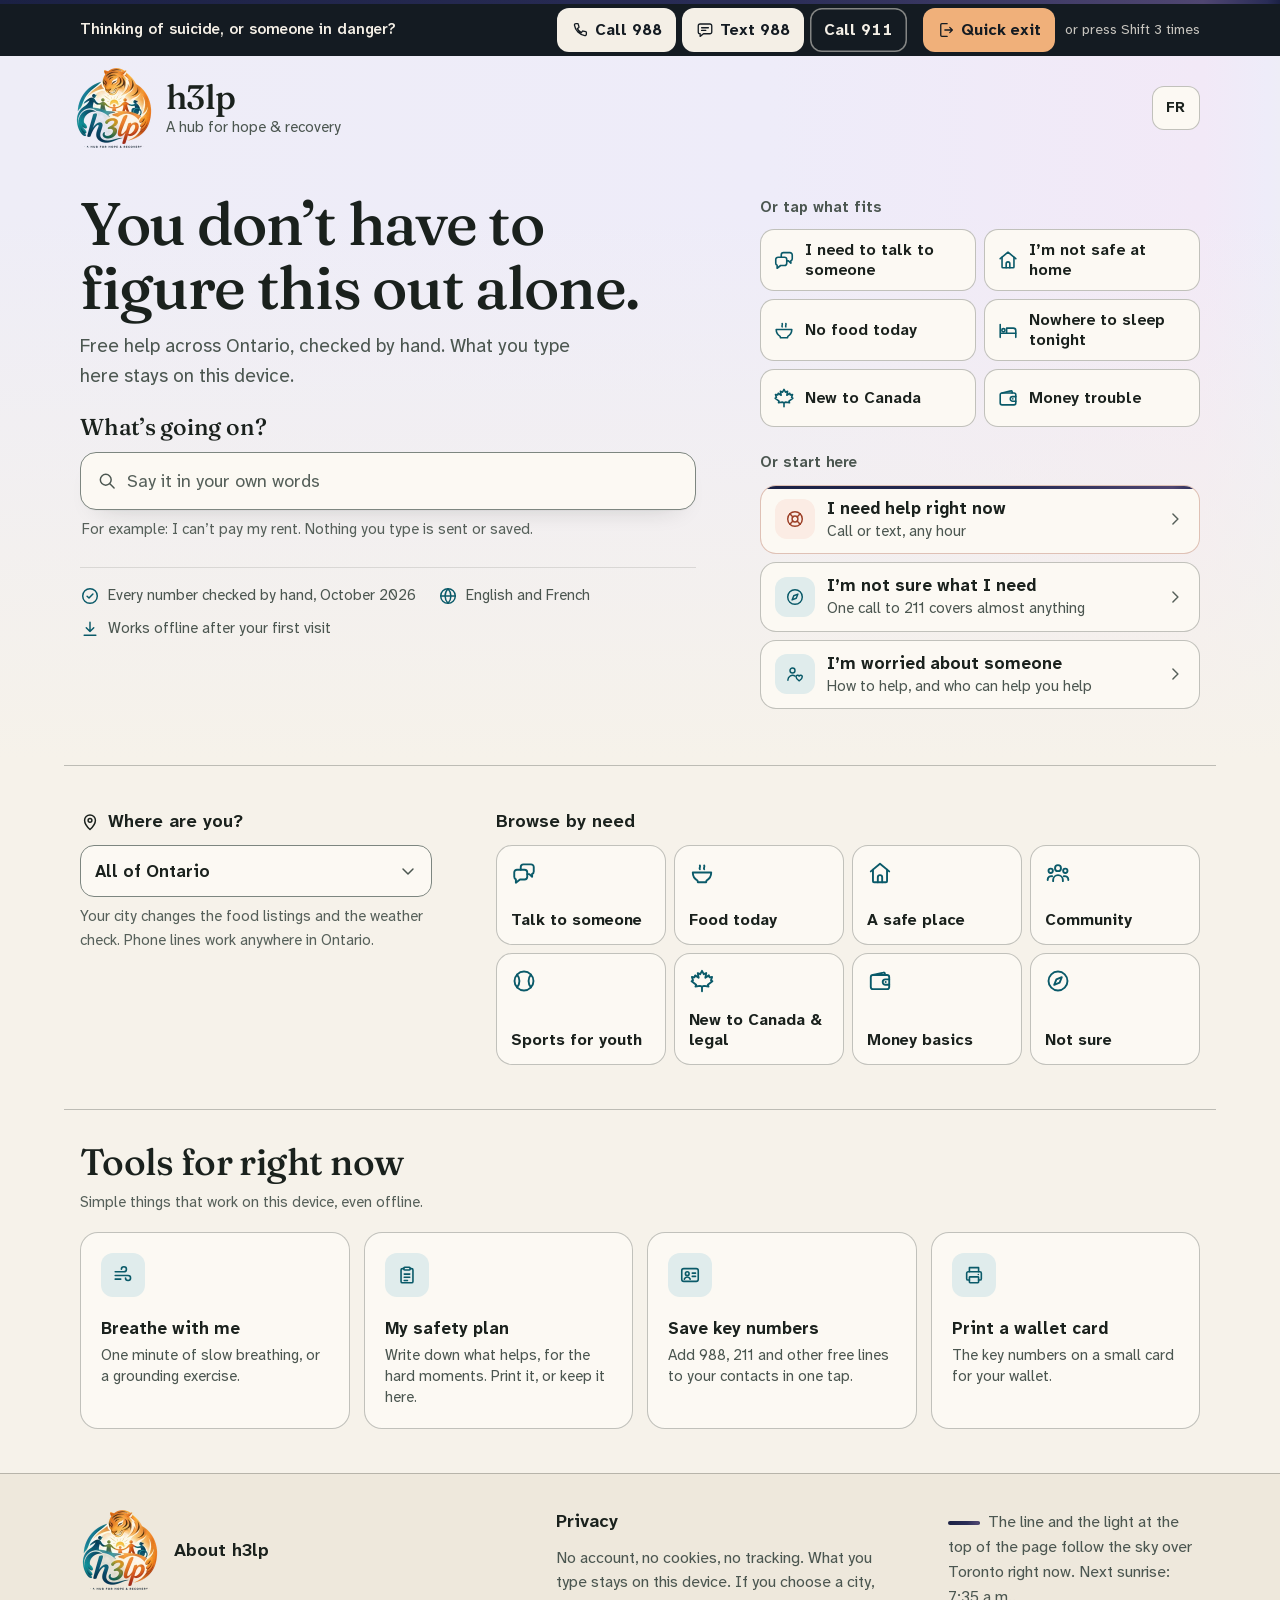
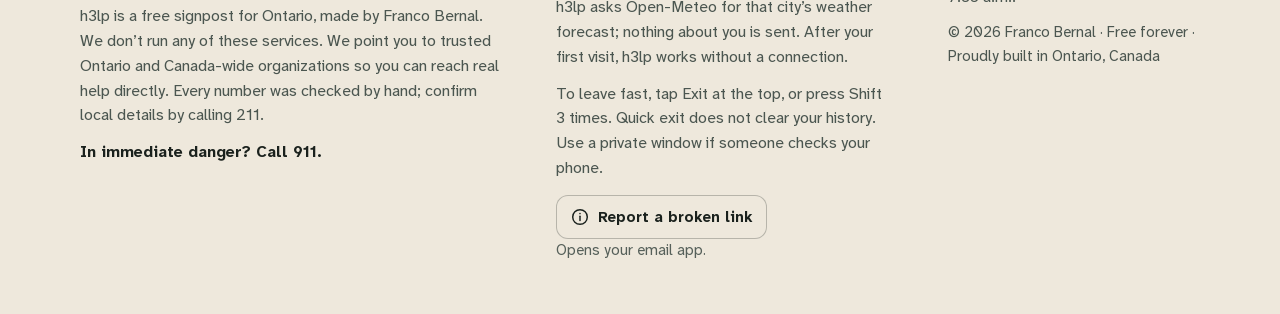
<file: index.html>
<!DOCTYPE html>
<html lang="en">
<head>
<meta charset="UTF-8" />
<meta name="viewport" content="width=device-width, initial-scale=1, viewport-fit=cover" />
<title>h3lp · free, verified help across Ontario</title>
<meta name="description" content="h3lp is a free, friendly hub that connects everyone in Ontario to real, verified help: someone to talk to, a meal today, a safe place, community, free youth sports, newcomer and legal support, and money basics. No sign-up. No tracking." />
<meta name="author" content="Franco Bernal" />
<meta name="color-scheme" content="light dark" />
<meta name="theme-color" content="#141b22" media="(prefers-color-scheme: light)" />
<meta name="theme-color" content="#0a0e13" media="(prefers-color-scheme: dark)" />
<link rel="canonical" href="https://h3lp.ca/" />
<link rel="manifest" href="manifest.webmanifest" />
<link rel="icon" href="assets/img/favicon-48-v1.png" type="image/png" sizes="48x48" />
<link rel="apple-touch-icon" href="assets/img/apple-touch-180-v1.png" />
<link rel="preload" href="assets/fonts/atkinson-next-v1.woff2" as="font" type="font/woff2" crossorigin />
<link rel="preload" href="assets/fonts/fraunces-500.woff2" as="font" type="font/woff2" crossorigin />
<meta property="og:title" content="h3lp · free help in Ontario" />
<meta property="og:description" content="One friendly place to find real, free help across Ontario, whoever you are." />
<meta property="og:type" content="website" />
<meta property="og:url" content="https://h3lp.ca/" />
<meta property="og:locale" content="en_CA" />
<meta property="og:locale:alternate" content="fr_CA" />
<meta property="og:image" content="https://h3lp.ca/assets/img/og-card-v3.jpg" />
<meta property="og:image:type" content="image/jpeg" />
<meta property="og:image:width" content="1200" />
<meta property="og:image:height" content="630" />
<meta property="og:image:alt" content="h3lp: You don’t have to figure this out alone. Free help across Ontario, checked by hand, beside the h3lp logo, a tiger watching over people holding hands under the sun." />
<meta name="twitter:card" content="summary_large_image" />
<meta name="twitter:image" content="https://h3lp.ca/assets/img/og-card-v3.jpg" />
<meta name="twitter:image:alt" content="h3lp: You don’t have to figure this out alone. Free help across Ontario, checked by hand, beside the h3lp logo, a tiger watching over people holding hands under the sun." />
<link rel="stylesheet" href="site.css" />
<noscript><link rel="stylesheet" href="nojs.css" /></noscript>
</head>
<body>
<!-- sprite:start -->
<svg xmlns="http://www.w3.org/2000/svg" class="sprite" aria-hidden="true" focusable="false">
<symbol id="i-talk" viewBox="0 0 24 24"><path d="M9 9V6.5A2.5 2.5 0 0 1 11.5 4h7A2.5 2.5 0 0 1 21 6.5v4a2.5 2.5 0 0 1-1.5 2.3V15.5l-2.6-2.5H15"/><path d="M5.5 9h7a2.5 2.5 0 0 1 2.5 2.5v4a2.5 2.5 0 0 1-2.5 2.5H8.3L4.5 21v-3.2A2.5 2.5 0 0 1 3 15.5v-4A2.5 2.5 0 0 1 5.5 9z"/></symbol>
<symbol id="i-food" viewBox="0 0 24 24"><path d="M3.5 11.5h17a8.5 8.5 0 0 1-4.3 7.4l-.4 1.6H8.2l-.4-1.6a8.5 8.5 0 0 1-4.3-7.4z"/><path d="M10 8.5c-.9-1.1.9-2.4 0-3.5M14 8.5c-.9-1.1.9-2.4 0-3.5"/></symbol>
<symbol id="i-safe" viewBox="0 0 24 24"><path d="M3.5 10.5 12 3.5l8.5 7"/><path d="M5.5 9v10.5a1 1 0 0 0 1 1h11a1 1 0 0 0 1-1V9"/><path d="M10 20.5V16a2 2 0 0 1 4 0v4.5"/></symbol>
<symbol id="i-community" viewBox="0 0 24 24"><circle cx="12" cy="7.5" r="2.75"/><path d="M7.5 19.5v-1a4.5 4.5 0 0 1 9 0v1"/><circle cx="5.25" cy="10" r="2"/><circle cx="18.75" cy="10" r="2"/><path d="M2.5 18.5v-.4a3.2 3.2 0 0 1 4.1-3.1M21.5 18.5v-.4a3.2 3.2 0 0 0-4.1-3.1"/></symbol>
<symbol id="i-sport" viewBox="0 0 24 24"><circle cx="12" cy="12" r="8.75"/><path d="M5.6 6.1c2.9 3.3 2.9 8.5 0 11.8M18.4 6.1c-2.9 3.3-2.9 8.5 0 11.8"/></symbol>
<symbol id="i-new" viewBox="0 0 24 24"><path d="M12 2.6l1.6 3.1 2.3-1-.8 4.3 3.2-2.2.6 1.8 2.4-.3-1 3.1 1.3.9-4.2 3.1.6 1.7-4.1-.6-1.9.7-1.9-.7-4.1.6.6-1.7-4.2-3.1 1.3-.9-1-3.1 2.4.3.6-1.8 3.2 2.2-.8-4.3 2.3 1z"/><path d="M12 17.3v4.2"/></symbol>
<symbol id="i-money" viewBox="0 0 24 24"><path d="M16.5 6.5V5.2a1 1 0 0 0-1.3-1L5.5 6.5"/><rect x="3.5" y="6.5" width="17" height="13" rx="2"/><path d="M20.5 10.5H17a2.5 2.5 0 0 0 0 5h3.5"/><circle cx="17.25" cy="13" r=".9" fill="currentColor" stroke="none"/></symbol>
<symbol id="i-compass" viewBox="0 0 24 24"><circle cx="12" cy="12" r="8.75"/><path d="m15.5 8.5-2 5-5 2 2-5z"/></symbol>
<symbol id="i-call" viewBox="0 0 24 24"><path d="M6.6 3.5h2.1c.5 0 .9.3 1 .8l.9 3.5c.1.4 0 .9-.4 1.1l-1.8 1.3a12.3 12.3 0 0 0 5.4 5.4l1.3-1.8c.3-.4.7-.5 1.1-.4l3.5.9c.5.1.8.5.8 1v2.1c0 1.2-1 2.1-2.1 2A16.4 16.4 0 0 1 4.6 5.6c-.1-1.2.8-2.1 2-2.1z"/></symbol>
<symbol id="i-text" viewBox="0 0 24 24"><path d="M5.5 4h13A2.5 2.5 0 0 1 21 6.5v8a2.5 2.5 0 0 1-2.5 2.5H10l-4.5 3.5V17A2.5 2.5 0 0 1 3 14.5v-8A2.5 2.5 0 0 1 5.5 4z"/><path d="M7.5 9h9M7.5 12.5h5.5"/></symbol>
<symbol id="i-chat" viewBox="0 0 24 24"><path d="M12 4c4.97 0 9 3.36 9 7.5S16.97 19 12 19c-1.1 0-2.15-.16-3.1-.46L4 20.5l1.4-3.9C3.9 15.2 3 13.4 3 11.5 3 7.36 7.03 4 12 4z"/><circle cx="8.25" cy="11.5" r=".95" fill="currentColor" stroke="none"/><circle cx="12" cy="11.5" r=".95" fill="currentColor" stroke="none"/><circle cx="15.75" cy="11.5" r=".95" fill="currentColor" stroke="none"/></symbol>
<symbol id="i-web" viewBox="0 0 24 24"><rect x="3" y="4.5" width="18" height="15" rx="2.25"/><path d="M3 9h18"/><circle cx="6.25" cy="6.75" r=".8" fill="currentColor" stroke="none"/><circle cx="8.75" cy="6.75" r=".8" fill="currentColor" stroke="none"/></symbol>
<symbol id="i-copy" viewBox="0 0 24 24"><path d="M15.5 8.5v-3A1.5 1.5 0 0 0 14 4H5.5A1.5 1.5 0 0 0 4 5.5V14a1.5 1.5 0 0 0 1.5 1.5h3"/><rect x="8.5" y="8.5" width="11.5" height="11.5" rx="1.75"/></symbol>
<symbol id="i-share" viewBox="0 0 24 24"><path d="M12 3.5v11M8 7.5l4-4 4 4"/><path d="M8.5 10.5H7A1.5 1.5 0 0 0 5.5 12v7A1.5 1.5 0 0 0 7 20.5h10a1.5 1.5 0 0 0 1.5-1.5v-7a1.5 1.5 0 0 0-1.5-1.5h-1.5"/></symbol>
<symbol id="i-pin" viewBox="0 0 24 24"><path d="M12 21s6.5-5.6 6.5-11a6.5 6.5 0 0 0-13 0c0 5.4 6.5 11 6.5 11z"/><circle cx="12" cy="10" r="2.3"/></symbol>
<symbol id="i-clock" viewBox="0 0 24 24"><circle cx="12" cy="12" r="8.75"/><path d="M12 7.5V12l3 2"/></symbol>
<symbol id="i-verified" viewBox="0 0 24 24"><circle cx="12" cy="12" r="8.75"/><path d="m8.5 12.2 2.3 2.3 4.7-4.8"/></symbol>
<symbol id="i-check" viewBox="0 0 24 24"><path d="m5 12.5 4.5 4.5L19 7.5"/></symbol>
<symbol id="i-exit" viewBox="0 0 24 24"><path d="M13.5 20.5h-7A1.5 1.5 0 0 1 5 19V5a1.5 1.5 0 0 1 1.5-1.5h7"/><path d="M10.5 12h10M17 8.5l3.5 3.5-3.5 3.5"/></symbol>
<symbol id="i-breathe" viewBox="0 0 24 24"><path d="M3.5 8.5h9.5a2.75 2.75 0 1 0-2.75-2.75"/><path d="M3.5 12.5h14a2.75 2.75 0 1 1-2.75 2.75"/><path d="M3.5 16.5h6"/></symbol>
<symbol id="i-plan" viewBox="0 0 24 24"><path d="M8.5 5H7a1.5 1.5 0 0 0-1.5 1.5V19A1.5 1.5 0 0 0 7 20.5h10a1.5 1.5 0 0 0 1.5-1.5V6.5A1.5 1.5 0 0 0 17 5h-1.5"/><rect x="8.5" y="3.5" width="7" height="3" rx="1"/><path d="M9 11h6M9 14.5h6M9 18h3.5"/></symbol>
<symbol id="i-contacts" viewBox="0 0 24 24"><rect x="3" y="5" width="18" height="14" rx="2.25"/><circle cx="9" cy="10.5" r="2"/><path d="M5.8 16.5a3.4 3.4 0 0 1 6.4 0M14.5 10h3.5M14.5 13.5h3.5"/></symbol>
<symbol id="i-print" viewBox="0 0 24 24"><path d="M7 8.5V4h10v4.5"/><path d="M7 17.5H5.5A1.5 1.5 0 0 1 4 16v-6a1.5 1.5 0 0 1 1.5-1.5h13A1.5 1.5 0 0 1 20 10v6a1.5 1.5 0 0 1-1.5 1.5H17"/><rect x="7" y="14" width="10" height="6.5" rx=".75"/><circle cx="16.75" cy="11.5" r=".85" fill="currentColor" stroke="none"/></symbol>
<symbol id="i-globe" viewBox="0 0 24 24"><circle cx="12" cy="12" r="8.75"/><path d="M3.5 12h17"/><path d="M12 3.3c2.3 2.4 3.5 5.3 3.5 8.7s-1.2 6.3-3.5 8.7c-2.3-2.4-3.5-5.3-3.5-8.7S9.7 5.7 12 3.3z"/></symbol>
<symbol id="i-search" viewBox="0 0 24 24"><circle cx="10.5" cy="10.5" r="6.5"/><path d="m15.4 15.4 5.1 5.1"/></symbol>
<symbol id="i-close" viewBox="0 0 24 24"><path d="M6.5 6.5l11 11M17.5 6.5l-11 11"/></symbol>
<symbol id="i-chevron" viewBox="0 0 24 24"><path d="m9.5 6 6 6-6 6"/></symbol>
<symbol id="i-arrow" viewBox="0 0 24 24"><path d="M4.5 12h15M14 6.5l5.5 5.5-5.5 5.5"/></symbol>
<symbol id="i-horizon" viewBox="0 0 24 24"><path d="M2.5 17.5h19M7.5 20.5h9"/><path d="M7 17.5a5 5 0 0 1 10 0"/><path d="M12 5v2.2M6.3 8.3l1.5 1.5M17.7 8.3l-1.5 1.5"/></symbol>
<symbol id="i-sun" viewBox="0 0 24 24"><circle cx="12" cy="12" r="4"/><path d="M12 2.75v2M12 19.25v2M2.75 12h2M19.25 12h2M5.45 5.45l1.4 1.4M17.15 17.15l1.4 1.4M5.45 18.55l1.4-1.4M17.15 6.85l1.4-1.4"/></symbol>
<symbol id="i-snow" viewBox="0 0 24 24"><path d="M12 3v18M4.2 7.5l15.6 9M4.2 16.5l15.6-9"/><path d="M9.6 4.6 12 7l2.4-2.4M9.6 19.4 12 17l2.4 2.4"/></symbol>
<symbol id="i-bed" viewBox="0 0 24 24"><path d="M3.5 6v14M3.5 15.5h17V20"/><path d="M20.5 15.5v-2.75A2.75 2.75 0 0 0 17.75 10H10.5v5.5"/><circle cx="7" cy="12.25" r="1.75"/></symbol>
<symbol id="i-lifebuoy" viewBox="0 0 24 24"><circle cx="12" cy="12" r="8.75"/><circle cx="12" cy="12" r="3.5"/><path d="m5.8 5.8 3.7 3.7M14.5 14.5l3.7 3.7M18.2 5.8l-3.7 3.7M9.5 14.5l-3.7 3.7"/></symbol>
<symbol id="i-someone" viewBox="0 0 24 24"><circle cx="9" cy="7.75" r="3"/><path d="M3.5 19.5v-.5a5.5 5.5 0 0 1 8.6-4.5"/><path d="M17 20.25s-3.75-2.3-3.75-4.85a2 2 0 0 1 3.75-.95 2 2 0 0 1 3.75.95c0 2.55-3.75 4.85-3.75 4.85z"/></symbol>
<symbol id="i-play" viewBox="0 0 24 24"><path d="M8 5.5v13l10.5-6.5z"/></symbol>
<symbol id="i-pause" viewBox="0 0 24 24"><path d="M9 5.5v13M15 5.5v13"/></symbol>
<symbol id="i-download" viewBox="0 0 24 24"><path d="M12 4v11M7.5 10.5 12 15l4.5-4.5M5 19.5h14"/></symbol>
<symbol id="i-trash" viewBox="0 0 24 24"><path d="M4.5 6.5h15M9.5 6.5v-2h5v2M6.5 6.5l.8 12.6a1.5 1.5 0 0 0 1.5 1.4h6.4a1.5 1.5 0 0 0 1.5-1.4l.8-12.6M10 10.5v6M14 10.5v6"/></symbol>
<symbol id="i-info" viewBox="0 0 24 24"><circle cx="12" cy="12" r="8.75"/><path d="M12 11v5.25"/><circle cx="12" cy="7.9" r=".95" fill="currentColor" stroke="none"/></symbol>
<symbol id="i-image" viewBox="0 0 24 24"><rect x="3.5" y="4.5" width="17" height="15" rx="2.25"/><circle cx="9" cy="9.5" r="1.6"/><path d="m20.5 15.5-4.5-4.5-8.5 8.5"/></symbol>
</svg>
<!-- sprite:end -->
<a class="skip" href="#help" data-t="skip">Skip to help</a>

<!-- The sky over Toronto right now, as a faint wash of light behind the top of the page (set by site.js from sky.js). -->
<div class="sky-wash" aria-hidden="true"></div>

<!-- Emergency strip: always on screen. The line on top is the sky over Toronto right now. -->
<div class="strip" id="strip" role="region" aria-label="Emergency lines" data-ta="aria-label:stripLabel">
  <div class="horizon" aria-hidden="true"></div>
  <div class="strip-row">
    <p class="strip-note" data-t="stripNote">Thinking of suicide, or someone in danger?</p>
    <a class="sbtn sbtn-solid" href="tel:988" aria-label="Call 988, the suicide crisis helpline" data-ta="aria-label:call988Aria"><svg class="i" aria-hidden="true"><use href="#i-call"/></svg><span class="lg" data-t="call988">Call 988</span><span class="sm" data-t="call988Short">988</span></a>
    <a class="sbtn sbtn-solid" href="sms:988" aria-label="Text 988, the suicide crisis helpline" data-ta="aria-label:text988Aria"><svg class="i" aria-hidden="true"><use href="#i-text"/></svg><span class="lg" data-t="text988">Text 988</span><span class="sm" data-t="text988Short">Text</span></a>
    <a class="sbtn sbtn-line" href="tel:911" aria-label="Call 911, emergency" data-ta="aria-label:call911Aria"><span class="lg" data-t="call911">Call 911</span><span class="sm" data-t="call911Short">911</span></a>
    <a class="sbtn sbtn-exit" id="exit" href="https://www.theweathernetwork.com/ca" rel="nofollow noreferrer" aria-label="Quick exit: leave this site now and open the weather" data-ta="aria-label:exitAria">
      <svg class="i" aria-hidden="true"><use href="#i-exit"/></svg><span class="lg" data-t="exit">Quick exit</span><span class="sm" data-t="exitShort">Exit</span>
      <span class="dots" aria-hidden="true"><i></i><i></i><i></i></span>
    </a>
    <span class="shift-hint" data-t="shiftHint">or press Shift 3 times</span>
  </div>
  <p class="sr" id="shiftLive" aria-live="assertive"></p>
</div>

<header class="top wrap">
  <a class="brand" href="./" id="brand" aria-label="h3lp, back to the top" data-ta="aria-label:brandAria">
    <img class="brand-logo" src="assets/img/h3lp-logo-160-v1.webp" srcset="assets/img/h3lp-logo-160-v1.webp 160w, assets/img/h3lp-logo-320-v1.webp 320w" sizes="(min-width: 1040px) 80px, 56px" width="160" height="160" alt="" decoding="async" fetchpriority="high" />
    <span class="brand-text">
      <span class="wordmark">h3lp</span>
      <span class="brand-sub" data-t="brandSub">A hub for hope &amp; recovery</span>
    </span>
  </a>
  <button class="lang" id="lang" type="button" lang="fr" aria-label="Passer au français">FR</button>
</header>

<main id="main">
  <section class="hero wrap" aria-labelledby="h1">
    <div class="hero-main">
      <h1 id="h1" data-t="h1">You don’t have to figure this out alone.</h1>
      <p class="lede" data-t="lede">Free help across Ontario, checked by hand. What you type here stays on this device.</p>
      <p class="sos"><span data-t="sos.a">Thinking of suicide? Call or text</span> <b>988</b><span data-t="sos.b">, free, any hour. Someone in danger right now? Call</span> <b>911</b><span data-t="sos.c">.</span></p>

      <div class="search js-only" id="help" role="search">
        <label class="search-label" for="q" data-t="searchLabel">What’s going on?</label>
        <div class="field">
          <svg class="i" aria-hidden="true"><use href="#i-search"/></svg>
          <input id="q" type="search" autocomplete="off" autocapitalize="sentences" spellcheck="false" enterkeyhint="search" placeholder="Say it in your own words" data-ta="placeholder:searchPlaceholder" aria-describedby="qhelp" />
          <button class="clear" id="qclear" type="button" hidden aria-label="Clear" data-ta="aria-label:searchClear"><svg class="i" aria-hidden="true"><use href="#i-close"/></svg></button>
        </div>
        <p class="search-help" id="qhelp" data-t="searchHelp">For example: I can’t pay my rent. Nothing you type is sent or saved.</p>
        <p class="sr" id="qlive" aria-live="polite"></p>
      </div>
      <div class="answer" id="answer" hidden></div>
      <ul class="facts">
        <li><svg class="i" aria-hidden="true"><use href="#i-verified"/></svg><span data-t="facts.checked">Every number checked by hand, October 2026</span></li>
        <li><svg class="i" aria-hidden="true"><use href="#i-globe"/></svg><span data-t="facts.lang">English and French</span></li>
        <li><svg class="i" aria-hidden="true"><use href="#i-download"/></svg><span data-t="facts.offline">Works offline after your first visit</span></li>
      </ul>
    </div>

    <div class="hero-side js-only">
      <p class="label" data-t="chipsLabel">Or tap what fits</p>
      <div class="chips" id="chips"><!-- chips:start --><button class="chip" type="button" data-sit="talk" aria-pressed="false"><svg class="i" aria-hidden="true"><use href="#i-talk"/></svg><span>I need to talk to someone</span></button><button class="chip" type="button" data-sit="unsafe" aria-pressed="false"><svg class="i" aria-hidden="true"><use href="#i-safe"/></svg><span>I’m not safe at home</span></button><button class="chip" type="button" data-sit="food" aria-pressed="false"><svg class="i" aria-hidden="true"><use href="#i-food"/></svg><span>No food today</span></button><button class="chip" type="button" data-sit="sleep" aria-pressed="false"><svg class="i" aria-hidden="true"><use href="#i-bed"/></svg><span>Nowhere to sleep tonight</span></button><button class="chip" type="button" data-sit="new" aria-pressed="false"><svg class="i" aria-hidden="true"><use href="#i-new"/></svg><span>New to Canada</span></button><button class="chip" type="button" data-sit="money" aria-pressed="false"><svg class="i" aria-hidden="true"><use href="#i-money"/></svg><span>Money trouble</span></button><!-- chips:end --></div>
      <p class="label" data-t="pathsLabel">Or start here</p>
      <div class="paths" id="paths"><!-- paths:start --><button class="path hot" type="button" data-path="now" aria-pressed="false"><span class="path-ic"><svg class="i" aria-hidden="true"><use href="#i-lifebuoy"/></svg></span><span><span class="path-t">I need help right now</span><span class="path-s">Call or text, any hour</span></span><svg class="i" aria-hidden="true"><use href="#i-chevron"/></svg></button><button class="path" type="button" data-path="unsure" aria-pressed="false"><span class="path-ic"><svg class="i" aria-hidden="true"><use href="#i-compass"/></svg></span><span><span class="path-t">I’m not sure what I need</span><span class="path-s">One call to 211 covers almost anything</span></span><svg class="i" aria-hidden="true"><use href="#i-chevron"/></svg></button><button class="path" type="button" data-path="someone" aria-pressed="false"><span class="path-ic"><svg class="i" aria-hidden="true"><use href="#i-someone"/></svg></span><span><span class="path-t">I’m worried about someone</span><span class="path-s">How to help, and who can help you help</span></span><svg class="i" aria-hidden="true"><use href="#i-chevron"/></svg></button><!-- paths:end --></div>
    </div>
  </section>

  <section class="panel wrap" id="panel" hidden tabindex="-1"></section>

  <section class="where wrap js-only" aria-labelledby="whereq">
    <div class="where-city">
      <h2 class="h-sm" id="whereq"><svg class="i" aria-hidden="true"><use href="#i-pin"/></svg><span data-t="whereq">Where are you?</span></h2>
      <div class="select"><select id="city" aria-label="Choose your Ontario city" data-ta="aria-label:cityAria"><!-- city:start --><option value="" selected>All of Ontario</option><option value="toronto">Toronto</option><option value="ottawa">Ottawa</option><option value="mississauga">Mississauga</option><option value="brampton">Brampton</option><option value="hamilton">Hamilton</option><option value="london">London</option><option value="markham">Markham</option><option value="vaughan">Vaughan</option><option value="richmond-hill">Richmond Hill</option><option value="scarborough">Scarborough</option><option value="oshawa">Oshawa</option><option value="kitchener">Kitchener</option><option value="waterloo">Waterloo</option><option value="cambridge">Cambridge</option><option value="windsor">Windsor</option><option value="kingston">Kingston</option><option value="greater-sudbury">Greater Sudbury</option><option value="thunder-bay">Thunder Bay</option><option value="barrie">Barrie</option><option value="guelph">Guelph</option><option value="st-catharines">St. Catharines</option><option value="niagara-falls">Niagara Falls</option><option value="oakville">Oakville</option><option value="burlington">Burlington</option><option value="north-bay">North Bay</option><option value="sault-ste-marie">Sault Ste. Marie</option><option value="peterborough">Peterborough</option><!-- city:end --></select><svg class="i" aria-hidden="true"><use href="#i-chevron"/></svg></div>
      <p class="note" data-t="cityNote">Your city changes the food listings and the weather check. Phone lines work anywhere in Ontario.</p>
      <div class="weather-slot" data-weather="main"></div>
    </div>
    <div class="where-browse">
      <h2 class="h-sm" id="browse" data-t="browseTitle">Browse by need</h2>
      <div class="tiles" id="tiles"><!-- tiles:start --><button class="tile" type="button" data-tab="talk" aria-pressed="false"><svg class="i" aria-hidden="true"><use href="#i-talk"/></svg><span>Talk to someone</span></button><button class="tile" type="button" data-tab="food" aria-pressed="false"><svg class="i" aria-hidden="true"><use href="#i-food"/></svg><span>Food today</span></button><button class="tile" type="button" data-tab="safe" aria-pressed="false"><svg class="i" aria-hidden="true"><use href="#i-safe"/></svg><span>A safe place</span></button><button class="tile" type="button" data-tab="comm" aria-pressed="false"><svg class="i" aria-hidden="true"><use href="#i-community"/></svg><span>Community</span></button><button class="tile" type="button" data-tab="play" aria-pressed="false"><svg class="i" aria-hidden="true"><use href="#i-sport"/></svg><span>Sports for youth</span></button><button class="tile" type="button" data-tab="new" aria-pressed="false"><svg class="i" aria-hidden="true"><use href="#i-new"/></svg><span>New to Canada &amp; legal</span></button><button class="tile" type="button" data-tab="money" aria-pressed="false"><svg class="i" aria-hidden="true"><use href="#i-money"/></svg><span>Money basics</span></button><button class="tile" type="button" data-tab="all" aria-pressed="false"><svg class="i" aria-hidden="true"><use href="#i-compass"/></svg><span>Not sure</span></button><!-- tiles:end --></div>
    </div>
  </section>

  <section class="tools wrap js-only" aria-labelledby="toolsTitle">
    <div class="tools-head">
      <h2 id="toolsTitle" data-t="toolsTitle">Tools for right now</h2>
      <p class="note" data-t="toolsLead">Simple things that work on this device, even offline.</p>
    </div>
    <div class="tool-grid">
      <button class="tool" type="button" data-open="breathe"><span class="tool-ic"><svg class="i" aria-hidden="true"><use href="#i-breathe"/></svg></span><span class="tool-t" data-t="tools.breathe.title">Breathe with me</span><span class="tool-s" data-t="tools.breathe.sub">One minute of slow breathing, or a grounding exercise.</span></button>
      <button class="tool" type="button" data-open="plan"><span class="tool-ic"><svg class="i" aria-hidden="true"><use href="#i-plan"/></svg></span><span class="tool-t" data-t="tools.plan.title">My safety plan</span><span class="tool-s" data-t="tools.plan.sub">Write down what helps, for the hard moments. Print it, or keep it here.</span></button>
      <button class="tool" type="button" data-open="numbers"><span class="tool-ic"><svg class="i" aria-hidden="true"><use href="#i-contacts"/></svg></span><span class="tool-t" data-t="tools.numbers.title">Save key numbers</span><span class="tool-s" data-t="tools.numbers.sub">Add 988, 211 and other free lines to your contacts in one tap.</span></button>
      <button class="tool" type="button" id="printCard"><span class="tool-ic"><svg class="i" aria-hidden="true"><use href="#i-print"/></svg></span><span class="tool-t" data-t="tools.wallet.title">Print a wallet card</span><span class="tool-s" data-t="tools.wallet.sub">The key numbers on a small card for your wallet.</span></button>
    </div>
  </section>

  <noscript>
    <section class="ns wrap">
      <h2>Free lines, any time · Lignes gratuites, en tout temps</h2>
      <p>Search and tools need JavaScript, which is off. These free lines work any time:<br /><span lang="fr">La recherche et les outils ont besoin de JavaScript, qui est désactivé. Ces lignes gratuites fonctionnent en tout temps :</span></p>
      <ul>
        <li><a href="tel:988"><b>988</b></a> Suicide crisis helpline, call or text, 24/7 · <span lang="fr">Ligne d'aide en cas de crise de suicide, appel ou texto, 24/7</span></li>
        <li><a href="tel:911"><b>911</b></a> Someone is in danger right now · <span lang="fr">Quelqu'un est en danger en ce moment</span></li>
        <li><a href="tel:211"><b>211</b></a> Any help: food, shelter, money, 24/7 · <span lang="fr">Toute aide : nourriture, refuge, argent, 24/7</span></li>
        <li><a href="tel:811"><b>811</b></a> Health811, a registered nurse, 24/7 · <span lang="fr">Santé811, une infirmière autorisée, 24/7</span></li>
        <li><a href="tel:18006686868"><b>1-800-668-6868</b></a> Kids Help Phone, or text CONNECT to 686868 · <span lang="fr">Jeunesse, J'écoute, ou textez PARLER au 686868</span></li>
        <li><a href="tel:18665312600"><b>1-866-531-2600</b></a> ConnexOntario: addiction and mental health, 24/7 · <span lang="fr">dépendances et santé mentale, 24/7</span></li>
        <li><a href="tel:18668630511"><b>1-866-863-0511</b></a> Assaulted Women's Helpline, 24/7</li>
      </ul>
      <p>Full list of local services: <a href="https://211ontario.ca">211ontario.ca</a> · <span lang="fr">Liste complète des services locaux : <a href="https://211ontario.ca/recherche/">211ontario.ca/recherche</a></span></p>
    </section>
  </noscript>
</main>

<footer class="foot">
  <div class="wrap foot-grid">
    <div class="foot-about">
      <div class="lockup">
        <img src="assets/img/h3lp-logo-160-v1.webp" srcset="assets/img/h3lp-logo-160-v1.webp 1x, assets/img/h3lp-logo-320-v1.webp 2x" width="80" height="80" alt="h3lp logo" loading="lazy" decoding="async" />
        <div>
          <h2 class="h-sm" data-t="aboutTitle">About h3lp</h2>
        </div>
      </div>
      <p data-t="about">h3lp is a free signpost for Ontario, made by Franco Bernal. We don’t run any of these services. We point you to trusted Ontario and Canada-wide organizations so you can reach real help directly. Every number was checked by hand; confirm local details by calling 211.</p>
      <p class="danger" data-t="danger">In immediate danger? Call 911.</p>
    </div>
    <div class="foot-privacy">
      <h2 class="h-sm" data-t="privacyTitle">Privacy</h2>
      <p data-t="privacy">No account, no cookies, no tracking. What you type stays on this device. If you choose a city, h3lp asks Open-Meteo for that city’s weather forecast; nothing about you is sent. After your first visit, h3lp works without a connection.</p>
      <p><span data-t="exitHelp">To leave fast, tap Exit at the top, or press Shift 3 times.</span> <span data-t="exitPrivacy">Quick exit does not clear your history. Use a private window if someone checks your phone.</span></p>
      <button class="btn btn-quiet js-only" type="button" id="report"><svg class="i" aria-hidden="true"><use href="#i-info"/></svg><span data-t="report">Report a broken link</span></button>
      <p class="note js-only" data-t="reportSub">Opens your email app.</p>
    </div>
    <div class="foot-sky">
      <p class="sky-line"><span class="sky-chip" aria-hidden="true"></span><span data-t="sky">The line and the light at the top of the page follow the sky over Toronto right now.</span> <span id="sunrise"></span></p>
      <p class="cred" data-t="cred">© 2026 Franco Bernal · Free forever · Proudly built in Ontario, Canada</p>
    </div>
  </div>
</footer>

<!-- Tools: calm full-screen sheets under the emergency strip -->
<div class="sheet" id="sheet-breathe" role="dialog" aria-modal="true" aria-labelledby="t-breathe" hidden>
  <div class="sheet-inner">
    <div class="sheet-head"><h2 id="t-breathe" data-t="tools.breathe.title">Breathe with me</h2><button class="x" type="button" data-close aria-label="Close" data-ta="aria-label:close"><svg class="i" aria-hidden="true"><use href="#i-close"/></svg></button></div>
    <p class="sheet-note" data-t="breathe.label">While you wait, or before you call. This does not replace talking to someone.</p>
    <div class="seg" role="radiogroup" aria-labelledby="t-breathe">
      <button type="button" role="radio" aria-checked="true" data-mode="breath" data-t="breathe.modeBreath">Slow breathing</button>
      <button type="button" role="radio" aria-checked="false" data-mode="ground" data-t="breathe.modeGround">5-4-3-2-1 grounding</button>
    </div>
    <div class="breath" id="breath">
      <div class="scene" aria-hidden="true"><div class="scene-sky"></div><div class="scene-sun" id="bsun"></div><div class="scene-line"></div></div>
      <p class="bcount" id="bcount" aria-live="polite" data-t="breathe.ready">Sit or stand however is comfortable. Breathe in for 4, out for 6.</p>
      <div class="bprog" aria-hidden="true"><i id="bbar"></i></div>
      <p class="note bleft" id="bleft"></p>
      <div class="row"><button class="btn btn-primary" type="button" id="bgo"><svg class="i" aria-hidden="true"><use href="#i-play"/></svg><span id="bgoT" data-t="breathe.start">Start, one minute</span></button></div>
      <p class="caution" data-t="breathe.caution">Breathe gently, do not force it. Stop if you feel dizzy.</p>
    </div>
    <div class="ground" id="ground" hidden>
      <p data-t="breathe.groundIntro">Keep your eyes open. Look around and name, out loud or in your head:</p>
      <ol class="gsteps" id="gsteps"></ol>
      <div class="row"><button class="btn btn-quiet" type="button" id="gback" data-t="breathe.back">Back</button><button class="btn btn-primary" type="button" id="gnext" data-t="breathe.next">Next</button></div>
    </div>
    <div class="after" id="bafter" hidden>
      <p class="after-t" id="bdone"></p>
      <div class="row">
        <a class="btn btn-primary" href="tel:988"><svg class="i" aria-hidden="true"><use href="#i-call"/></svg><span data-t="call988">Call 988</span></a>
        <a class="btn btn-primary" href="sms:988"><svg class="i" aria-hidden="true"><use href="#i-text"/></svg><span data-t="text988">Text 988</span></a>
        <button class="btn btn-quiet" type="button" id="bagain" data-t="breathe.again">Again</button>
      </div>
    </div>
  </div>
</div>

<div class="sheet" id="sheet-plan" role="dialog" aria-modal="true" aria-labelledby="t-plan" hidden>
  <div class="sheet-inner">
    <div class="sheet-head"><h2 id="t-plan" data-t="tools.plan.title">My safety plan</h2><button class="x" type="button" data-close aria-label="Close" data-ta="aria-label:close"><svg class="i" aria-hidden="true"><use href="#i-close"/></svg></button></div>
    <p class="sheet-note" data-t="plan.intro">A plan for hard moments, written while you feel steadier.</p>
    <fieldset class="mode">
      <legend data-t="plan.modeTitle">Keep it private</legend>
      <label class="radio"><input type="radio" name="pmode" value="print" checked /><span data-t="plan.modePrint">Don’t save, just print</span></label>
      <label class="radio"><input type="radio" name="pmode" value="save" /><span data-t="plan.modeSave">Save on this device</span></label>
      <p class="warn" id="pwarn" hidden data-t="plan.saveWarn"></p>
      <p class="note" id="pstatus" aria-live="polite"></p>
    </fieldset>
    <form class="plan" id="plan" autocomplete="off"></form>
    <div class="row plan-out">
      <button class="btn btn-primary" type="button" id="pprint"><svg class="i" aria-hidden="true"><use href="#i-print"/></svg><span data-t="plan.printFull">Print full page</span></button>
      <button class="btn btn-quiet" type="button" id="pwallet"><svg class="i" aria-hidden="true"><use href="#i-print"/></svg><span data-t="plan.printWallet">Print wallet size</span></button>
      <button class="btn btn-quiet" type="button" id="pimage"><svg class="i" aria-hidden="true"><use href="#i-image"/></svg><span data-t="plan.saveImage">Save as image</span></button>
      <button class="btn btn-quiet btn-danger" type="button" id="pdelete"><svg class="i" aria-hidden="true"><use href="#i-trash"/></svg><span data-t="plan.del">Delete my plan</span></button>
    </div>
    <p class="note" data-t="plan.credit">Based on the Safety Planning Intervention by Stanley and Brown.</p>
    <p class="note" data-t="plan.notReplace">This plan does not replace professional help. In danger right now? Call 911.</p>
  </div>
</div>

<div class="sheet" id="sheet-numbers" role="dialog" aria-modal="true" aria-labelledby="t-numbers" hidden>
  <div class="sheet-inner">
    <div class="sheet-head"><h2 id="t-numbers" data-t="tools.numbers.title">Save key numbers</h2><button class="x" type="button" data-close aria-label="Close" data-ta="aria-label:close"><svg class="i" aria-hidden="true"><use href="#i-close"/></svg></button></div>
    <p class="sheet-note" data-t="numbers.lead">Adds these free lines to your phone’s contacts.</p>
    <ul class="numlist" id="numlist"></ul>
    <div class="row"><button class="btn btn-primary" type="button" id="vcf"><svg class="i" aria-hidden="true"><use href="#i-download"/></svg><span data-t="numbers.save">Save to contacts</span></button></div>
    <p class="note" id="vcfdone" aria-live="polite"></p>
  </div>
</div>

<!-- Printed only: the wallet card and the safety plan -->
<section class="print-only" id="pocket" aria-hidden="true">
  <div class="pc">
    <div class="pc-head"><b>h3lp</b><span data-t="pcSub">free, verified help in Ontario · keep this card</span></div>
    <table>
      <tr><td>988</td><td data-t="pc988">Suicide crisis line, call or text, 24/7</td></tr>
      <tr><td>911</td><td data-t="pc911">Someone is in danger right now</td></tr>
      <tr><td>211</td><td data-t="pc211">Any help: food, shelter, money, anything, 24/7</td></tr>
      <tr><td>811</td><td data-t="pc811">A registered nurse, free, 24/7</td></tr>
      <tr><td>1-800-668-6868</td><td data-t="pcKids">Kids Help Phone (or text CONNECT to 686868), 24/7</td></tr>
      <tr><td>1-866-531-2600</td><td data-t="pcConnex">ConnexOntario: addiction &amp; mental health, 24/7</td></tr>
      <tr><td>1-866-863-0511</td><td data-t="pcAWHL">Assaulted Women's Helpline, 24/7</td></tr>
      <tr><td>1-866-299-1011</td><td data-t="pcSSL">Seniors Safety Line, 24/7</td></tr>
    </table>
    <p class="pc-foot" data-t="pcFoot">All lines are free and confidential. More help: h3lp.ca</p>
  </div>
</section>
<section class="print-only" id="printplan" aria-hidden="true"></section>

<div class="veil" id="veil" hidden></div>

<script src="data.js" defer></script>
<script src="intent.js" defer></script>
<script src="sky.js" defer></script>
<script src="site.js" defer></script>
</body>
</html>
</file>
<file: site.css>
/* h3lp styles. Mobile first. One accent for action (teal), one for warmth (the live sky).
   No blur, no glass, no glow, no grain. Hairlines and soft depth. Fonts are self-hosted. */

@font-face { font-family: "Atkinson Next"; src: url("assets/fonts/atkinson-next-v1.woff2") format("woff2"); font-weight: 400 700; font-style: normal; font-display: swap; }
@font-face { font-family: "Fraunces"; src: url("assets/fonts/fraunces-500.woff2") format("woff2"); font-weight: 500; font-style: normal; font-display: swap; }

:root {
  --bg: #f6f2ea; --surface: #fcf9f3; --well: #eee8dc; --ink: #1a211d; --ink-2: #4b5650; --ink-3: #56605a;
  --line: rgba(26, 33, 29, .12); --line-2: rgba(26, 33, 29, .26); --field: #7d8680;
  --teal: #0b5e6e; --teal-hover: #084b58; --on-teal: #fff; --teal-ink: #0a5a69; --teal-tint: #e0ecec;
  --ember: #9c3f26; --ember-tint: #fbece4; --ember-line: rgba(156, 63, 38, .3);
  --ok: #2b6541; --ok-tint: #e2efe5;
  --cold-tint: #e5edf5; --hot-tint: #f9ebd9;
  --strip: #141b22; --strip-ink: #f4efe6; --strip-line: rgba(244, 239, 230, .5); --exit: #f0b07a; --on-exit: #141b22;
  --focus: #0b5e6e;
  --shadow: 0 1px 0 rgba(26, 33, 29, .03), 0 12px 28px -20px rgba(26, 33, 29, .32);
  --sky: linear-gradient(90deg, #273064, #5a4f7e 20%, #d7917c 45%, #5a4f7e 70%, #273064);
  --sky-top: #273064; --sky-mid: #5a4f7e; --sky-glow: #d7917c; --sun: #efa77f;
  --sky-dim: 1;
  --wash: var(--wash-l, none);
  --strip-h: 56px;
  --logo-ground: transparent; --logo-pad: 0px; --logo-nudge: -4px;
  --font: "Atkinson Next", system-ui, -apple-system, "Segoe UI", Roboto, Arial, sans-serif;
  --display: "Fraunces", Georgia, "Times New Roman", serif;
  --gut: max(16px, env(safe-area-inset-left), env(safe-area-inset-right));
  color-scheme: light dark;
}
@media (prefers-color-scheme: dark) {
  :root {
    --bg: #0f141a; --surface: #161d25; --well: #1d252e; --ink: #ece7de; --ink-2: #aeb5b9; --ink-3: #9aa2a8;
    --line: rgba(236, 231, 222, .1); --line-2: rgba(236, 231, 222, .22); --field: #707a83;
    --teal: #7cc6d2; --teal-hover: #9ad4dd; --on-teal: #0a2328; --teal-ink: #8ccfda; --teal-tint: #15303a;
    --ember: #f0a487; --ember-tint: #2a1c18; --ember-line: rgba(240, 164, 135, .32);
    --ok: #93d3a9; --ok-tint: #16281d;
    --cold-tint: #142230; --hot-tint: #2a2117;
    --strip: #0a0e13; --strip-ink: #f4efe6;
    --focus: #8ccfda;
    --shadow: 0 1px 0 rgba(0, 0, 0, .2), 0 14px 30px -22px rgba(0, 0, 0, .7);
    --sky-dim: .82;
    --logo-ground: #f3eee4; --logo-pad: 4px; --logo-nudge: 0px;
    --wash: var(--wash-d, none);
  }
}

*, *::before, *::after { box-sizing: border-box; }
html { -webkit-text-size-adjust: 100%; text-size-adjust: 100%; scroll-padding-top: calc(var(--strip-h) + 16px); }
body {
  margin: 0; background: var(--bg); color: var(--ink);
  font: 400 17px/1.55 var(--font); font-kerning: normal; font-variant-numeric: lining-nums;
  -webkit-font-smoothing: antialiased; overflow-wrap: break-word;
}
img { max-width: 100%; height: auto; }
a { color: var(--teal-ink); text-underline-offset: .18em; }
button, input, select, textarea { font: inherit; color: inherit; }
button { cursor: pointer; }
:focus-visible { outline: 3px solid var(--focus); outline-offset: 2px; }
[hidden] { display: none !important; }
.sprite { position: absolute; width: 0; height: 0; overflow: hidden; }
.sr { position: absolute; width: 1px; height: 1px; margin: -1px; overflow: hidden; clip: rect(0 0 0 0); white-space: nowrap; border: 0; }
.i { width: 20px; height: 20px; flex: none; fill: none; stroke: currentColor; stroke-width: 1.75; stroke-linecap: round; stroke-linejoin: round; }
.wrap { width: 100%; max-width: calc(1120px + 2 * var(--gut)); margin-inline: auto; padding-inline: var(--gut); }
.note { font-size: 15px; color: var(--ink-3); margin: 8px 0 0; }
.h-sm { display: flex; align-items: center; gap: 8px; margin: 0 0 12px; font: 650 18px/1.3 var(--font); color: var(--ink); }
.label { margin: 0 0 10px; font-size: 15px; font-weight: 650; color: var(--ink-2); }
.print-only { display: none; }

.skip {
  position: absolute; left: var(--gut); top: -200px; z-index: 100; padding: 12px 16px; border-radius: 12px;
  background: var(--ink); color: var(--bg); font-weight: 650; text-decoration: none;
}
.skip:focus { top: calc(var(--strip-h) + 8px); }

/* ---------- Emergency strip ---------- */
.strip { position: sticky; top: 0; z-index: 50; background: var(--strip); color: var(--strip-ink); padding-top: env(safe-area-inset-top); }
.horizon { height: 4px; background: var(--sky); opacity: var(--sky-dim); }
.strip-row {
  display: flex; align-items: center; gap: 6px; min-height: 52px; max-width: calc(1120px + 2 * var(--gut));
  margin-inline: auto; padding: 4px max(10px, env(safe-area-inset-right)) 4px max(10px, env(safe-area-inset-left));
}
@media (min-width: 560px) { .strip-row { padding-inline: var(--gut); }
}
.strip-note { display: none; margin: 0 auto 0 0; font-size: 15px; font-weight: 600; }
.sbtn {
  display: inline-flex; align-items: center; justify-content: center; gap: 6px; min-height: 44px; min-width: 44px;
  padding: 0 11px; border-radius: 12px; font-weight: 700; font-size: 16px; line-height: 1; text-decoration: none; white-space: nowrap;
  font-variant-numeric: tabular-nums;
}
.sbtn .i { width: 18px; height: 18px; }
.sbtn-solid { background: var(--strip-ink); color: var(--strip); }
.sbtn-line { color: var(--strip-ink); box-shadow: inset 0 0 0 1.5px var(--strip-line); }
.sbtn-exit { margin-left: auto; background: var(--exit); color: var(--on-exit); position: relative; }
.strip .sbtn:focus-visible { outline-color: var(--strip-ink); }
.sbtn .lg { display: none; }
.dots { display: none; gap: 3px; margin-left: 2px; }
.dots i { width: 6px; height: 6px; border-radius: 50%; box-shadow: inset 0 0 0 1.5px var(--on-exit); }
.sbtn-exit.armed .dots { display: inline-flex; }
.sbtn-exit[data-n="1"] .dots i:nth-child(-n+1), .sbtn-exit[data-n="2"] .dots i:nth-child(-n+2), .sbtn-exit[data-n="3"] .dots i { background: var(--on-exit); }
.shift-hint { display: none; font-size: 14px; color: rgba(244, 239, 230, .8); white-space: nowrap; }
@media (min-width: 560px) {
  .sbtn .lg { display: inline; } .sbtn .sm { display: none; }
  .sbtn { padding: 0 14px; }
}
@media (min-width: 1040px) {
  .strip-note { display: block; }
  .sbtn-exit { margin-left: 10px; }
  .shift-hint { display: inline; margin-left: 4px; }
}
.veil { position: fixed; inset: 0; z-index: 1000; background: #ececec; }

/* ---------- Header ---------- */
.top { display: flex; align-items: center; justify-content: space-between; padding-block: 12px 4px; }
.brand { display: inline-flex; align-items: center; gap: 10px; min-height: 44px; min-width: 0; color: var(--ink); text-decoration: none; border-radius: 12px; }
/* h3lp's own logo, the tiger and the people under the sun, exactly as drawn */
.brand-logo { flex: none; box-sizing: border-box; width: 56px; height: 56px; margin-left: var(--logo-nudge); padding: var(--logo-pad); border-radius: 14px; background: var(--logo-ground); }
.brand-text { display: flex; flex-direction: column; gap: 4px; min-width: 0; }
.wordmark { font: 500 30px/1 var(--display); letter-spacing: -.015em; }
.brand-sub { font-size: 14px; line-height: 1.25; color: var(--ink-2); text-wrap: balance; }
@media (min-width: 1040px) {
  .brand { gap: 12px; }
  .brand-logo { width: 80px; height: 80px; margin-left: calc(var(--logo-nudge) * 1.5); border-radius: 18px; padding: calc(var(--logo-pad) * 1.4); }
  .wordmark { font-size: 34px; }
  .brand-sub { font-size: 15px; }
}
.lang {
  min-width: 48px; min-height: 44px; padding: 0 12px; border-radius: 12px; border: 1px solid var(--line-2);
  background: var(--surface); color: var(--ink); font-weight: 700; font-size: 15px; letter-spacing: .02em;
}

/* ---------- The sky as light: the colours of the line at the top, carried down as a faint
   wash behind the header and hero. Real state from sky.js (night is cool, sunrise is warm),
   static, tinted without changing the paper's lightness, so it never adds glare. ---------- */
.sky-wash {
  position: absolute; top: 0; left: 0; right: 0; height: 640px; z-index: -1; pointer-events: none;
  background: linear-gradient(180deg, transparent 0, transparent 28%, var(--bg) 100%), var(--wash, none);
}
@media (min-width: 1040px) { .sky-wash { height: 760px; } }

/* ---------- Hero ---------- */
.hero { display: grid; gap: 26px; padding-block: 6px 30px; }
.sos {
  margin: -8px 0 24px; padding-left: 12px; border-left: 2px solid var(--ember);
  max-width: 44ch; font-size: 15px; line-height: 1.45; color: var(--ink-2);
}
.sos b { color: var(--ink); font-weight: 700; font-variant-numeric: tabular-nums; }
@media (min-width: 1040px) { .sos { display: none; } }
h1 {
  margin: 10px 0 12px; font: 500 clamp(2.05rem, 1.35rem + 3.1vw, 3.75rem)/1.06 var(--display);
  letter-spacing: -.022em; text-wrap: balance; max-width: 15ch;
}
.lede { margin: 0 0 24px; max-width: 44ch; color: var(--ink-2); }
.search-label { display: block; margin: 0 0 10px; font: 500 23px/1.2 var(--display); letter-spacing: -.01em; }
.field {
  display: flex; align-items: center; gap: 10px; min-height: 58px; padding: 0 6px 0 16px;
  background: var(--surface); border: 1.5px solid var(--field); border-radius: 16px; box-shadow: var(--shadow);
}
.field > .i { color: var(--ink-2); }
.field:focus-within { border-color: var(--teal); box-shadow: 0 0 0 3px color-mix(in srgb, var(--teal) 28%, transparent); }
.field input { flex: 1; min-width: 0; height: 54px; border: 0; padding: 0; background: transparent; font-size: 18px; outline: none; }
.field input::placeholder { color: var(--ink-3); opacity: 1; }
.field input::-webkit-search-cancel-button { -webkit-appearance: none; appearance: none; }
.clear { display: grid; place-items: center; width: 44px; height: 44px; border: 0; border-radius: 12px; background: transparent; color: var(--ink-2); }
.search-help { margin: 8px 2px 0; font-size: 15px; color: var(--ink-3); }
.facts { display: none; }
@media (min-width: 1040px) {
  .facts { display: flex; flex-wrap: wrap; gap: 10px 22px; margin: 26px 0 0; padding: 16px 0 0; border-top: 1px solid var(--line); list-style: none; font-size: 15px; color: var(--ink-2); }
  .facts li { display: inline-flex; align-items: center; gap: 8px; }
  .facts .i { color: var(--teal-ink); }
}

.answer { margin-top: 22px; }
.answer-head { display: flex; flex-wrap: wrap; align-items: baseline; justify-content: space-between; gap: 6px 12px; margin-bottom: 12px; }
.answer-count { margin: 0; font-size: 15px; color: var(--ink-3); }
.crisis-line {
  margin: 0 0 14px; padding: 2px 0 2px 14px; border-left: 3px solid var(--ember);
  font: 500 21px/1.3 var(--display); color: var(--ink); letter-spacing: -.005em;
}
.panel .crisis-line { margin-top: 18px; }
.seeall { display: flex; flex-wrap: wrap; gap: 8px; margin-top: 14px; }
.nomatch { margin: 0 0 12px; }

.chips { display: grid; grid-template-columns: repeat(2, minmax(0, 1fr)); gap: 8px; margin-bottom: 24px; }
.chip, .path, .tile, .tool {
  border: 1px solid var(--line-2); background: var(--surface); color: var(--ink); text-align: left;
  transition: border-color .15s ease, background-color .15s ease, transform .15s ease;
}
.chip { display: flex; align-items: center; gap: 10px; min-height: 58px; padding: 10px 12px; border-radius: 14px; font-weight: 650; font-size: 16px; line-height: 1.25; }
.chip .i { width: 22px; height: 22px; color: var(--teal-ink); }
.chip[aria-pressed="true"], .tile[aria-pressed="true"], .path[aria-pressed="true"] { border-color: var(--teal); background: var(--teal-tint); box-shadow: inset 0 0 0 1px var(--teal); }
.paths { display: grid; gap: 8px; }
.path {
  position: relative; overflow: hidden; display: grid; grid-template-columns: 40px minmax(0, 1fr) 20px; align-items: center; gap: 12px;
  min-height: 66px; padding: 12px 14px; border-radius: 16px;
}
.path-ic { display: grid; place-items: center; width: 40px; height: 40px; border-radius: 12px; background: var(--teal-tint); color: var(--teal-ink); }
.path-t { display: block; font-weight: 700; font-size: 17px; line-height: 1.25; }
.path-s { display: block; font-size: 15px; color: var(--ink-2); line-height: 1.35; margin-top: 2px; }
.path > .i { color: var(--ink-3); }
.path.hot { border-color: var(--ember-line); }
.path.hot::before, .card.hot::before { content: ""; position: absolute; inset: 0 0 auto 0; height: 3px; background: var(--sky); opacity: var(--sky-dim); }
.path.hot .path-ic { background: var(--ember-tint); color: var(--ember); }
@media (hover: hover) {
  .chip:hover, .path:hover, .tile:hover, .tool:hover { border-color: var(--teal); }
  .card .btn-primary:hover, .btn-primary:hover { background: var(--teal-hover); }
  .btn-quiet:hover { box-shadow: inset 0 0 0 1px var(--teal); }
}

@media (min-width: 1040px) {
  .hero { grid-template-columns: minmax(0, 7fr) minmax(0, 5fr); gap: 64px; padding-block: 30px 56px; align-items: start; }
  .hero-side { padding-top: 14px; }
  .lede { font-size: 19px; }
}

/* ---------- Panel and cards ---------- */
.panel { padding-block: 8px 44px; outline: none; }
.panel-head { border-top: 1px solid var(--line-2); padding-top: 28px; }
.eyebrow { display: flex; align-items: center; gap: 8px; margin: 0 0 8px; font-size: 15px; font-weight: 700; color: var(--teal-ink); }
.panel h2 { margin: 0; font: 500 clamp(1.75rem, 1.2rem + 2.2vw, 2.6rem)/1.1 var(--display); letter-spacing: -.016em; text-wrap: balance; outline: none; }
.panel-note { margin: 6px 0 0; color: var(--ink-2); }
.lead { max-width: 65ch; margin: 14px 0 0; }
.panel-bar { display: flex; flex-wrap: wrap; align-items: center; gap: 10px 16px; margin: 18px 0 16px; }
.panel-bar .select { flex: 0 1 280px; }
.panel-bar .count { margin: 0; font-size: 15px; color: var(--ink-3); flex: 1 1 260px; }
.exit-note { display: grid; grid-template-columns: 22px minmax(0, 1fr); gap: 10px; margin: 16px 0 0; padding: 12px 14px; border-radius: 14px; background: var(--well); font-size: 15px; color: var(--ink); max-width: 70ch; }
.exit-note .i { color: var(--ink-2); margin-top: 2px; }
.steps { counter-reset: s; list-style: none; margin: 18px 0 8px; padding: 0; display: grid; gap: 12px; max-width: 70ch; }
.steps li { counter-increment: s; display: grid; grid-template-columns: 32px minmax(0, 1fr); gap: 12px; }
.steps li::before { content: counter(s); display: grid; place-items: center; width: 32px; height: 32px; border-radius: 50%; background: var(--teal-tint); color: var(--teal-ink); font-weight: 700; font-size: 15px; }
.wait { display: flex; flex-wrap: wrap; align-items: center; gap: 8px 12px; margin: 18px 0 0; }
.wait p { margin: 0; color: var(--ink-2); font-size: 15px; }

.cards { display: grid; gap: 12px; grid-template-columns: minmax(0, 1fr); }
@media (min-width: 760px) { .panel .cards { grid-template-columns: repeat(2, minmax(0, 1fr)); gap: 14px; } }
.card {
  position: relative; overflow: hidden; display: flex; flex-direction: column; gap: 10px;
  padding: 18px 18px 14px; border-radius: 18px; background: var(--surface); border: 1px solid var(--line); box-shadow: var(--shadow);
}
.card-top { display: flex; flex-wrap: wrap; align-items: flex-start; gap: 10px; }
.card-ic { display: grid; place-items: center; flex: none; width: 36px; height: 36px; border-radius: 10px; background: var(--well); color: var(--ink-2); }
.kicker { flex: 1; margin: 0; padding-top: 7px; font-size: 15px; font-weight: 650; line-height: 1.3; color: var(--ink-2); }
.status {
  flex: none; display: inline-flex; align-items: center; gap: 6px; margin-top: 4px; padding: 4px 10px; border-radius: 999px;
  font-size: 14px; font-weight: 700; line-height: 1.3; background: var(--well); color: var(--ink-2); max-width: 100%; margin-left: auto;
}
.status::before { content: ""; width: 7px; height: 7px; border-radius: 50%; background: currentColor; }
.status.s-open, .status.s-always { background: var(--ok-tint); color: var(--ok); }
.card h3 { margin: 0; font-size: 20px; font-weight: 700; line-height: 1.25; letter-spacing: -.005em; }
.card-body { margin: 0; color: var(--ink-2); }
.acts { display: grid; grid-template-columns: repeat(auto-fit, minmax(min(100%, 150px), 1fr)); gap: 8px; margin-top: 2px; }
.acts2 { display: flex; flex-wrap: wrap; gap: 6px; }
.card-meta {
  display: flex; flex-wrap: wrap; align-items: center; gap: 4px 14px; margin: 2px 0 0; padding-top: 10px;
  border-top: 1px solid var(--line); font-size: 14px; color: var(--ink-3);
}
.card-meta span { display: inline-flex; align-items: center; gap: 5px; }
.card-meta .i { width: 16px; height: 16px; }
.card.hot { border-color: var(--ember-line); }
.card.hot .kicker { color: var(--ember); }
.card.hot .card-ic { background: var(--ember-tint); color: var(--ember); }

.btn {
  display: inline-flex; align-items: center; justify-content: center; gap: 8px; min-height: 48px; padding: 10px 16px;
  border: 0; border-radius: 12px; font-weight: 700; font-size: 16px; line-height: 1.2; text-align: center; text-decoration: none;
  font-variant-numeric: tabular-nums; transition: background-color .15s ease, box-shadow .15s ease;
}
.btn-primary { background: var(--teal); color: var(--on-teal); }
.btn-quiet { min-height: 44px; padding: 8px 14px; font-size: 15px; background: transparent; color: var(--ink); box-shadow: inset 0 0 0 1px var(--line-2); }
.btn-quiet.done { box-shadow: inset 0 0 0 1.5px var(--ok); color: var(--ok); }
.btn-danger { color: var(--ember); }

.sayit { margin: 16px 0 0; max-width: 70ch; border: 1px solid var(--line-2); border-radius: 14px; background: var(--surface); }
.sayit summary { display: flex; align-items: center; gap: 10px; min-height: 48px; padding: 10px 14px; font-weight: 650; cursor: pointer; list-style: none; }
.sayit summary::-webkit-details-marker { display: none; }
.sayit summary .i { color: var(--teal-ink); }
.sayit summary .i:last-child { margin-left: auto; transition: transform .15s ease; }
.sayit[open] summary .i:last-child { transform: rotate(90deg); }
.sayit div { padding: 0 16px 14px; }
.sayit .line { margin: 0 0 10px; font: 500 19px/1.4 var(--display); }
.sayit .reassure { margin: 0; font-size: 15px; color: var(--ink-2); }
.tips { display: grid; gap: 12px; margin-top: 18px; }
@media (min-width: 760px) { .tips { grid-template-columns: repeat(2, minmax(0, 1fr)); } }
.tip { padding: 16px; border-radius: 16px; background: var(--well); }
.tip h4 { margin: 0 0 4px; font-size: 17px; }
.tip p { margin: 0; color: var(--ink-2); }
.panel-foot { margin-top: 22px; }

.wx { display: grid; grid-template-columns: 28px minmax(0, 1fr); gap: 4px 12px; margin: 16px 0 0; padding: 14px 16px; border-radius: 16px; border: 1px solid var(--line-2); background: var(--cold-tint); max-width: 70ch; }
.wx.hot { background: var(--hot-tint); }
.wx > .i { width: 26px; height: 26px; margin-top: 2px; color: var(--ink-2); }
.wx p { margin: 0; }
.wx .wx-t { font-weight: 650; }
.wx .row { grid-column: 2; margin: 8px 0 0; }
.wx .note { grid-column: 2; margin: 2px 0 0; }

/* ---------- Where and browse ---------- */
.where { display: grid; gap: 30px; padding-block: 30px; border-top: 1px solid var(--line-2); }
.select { position: relative; }
.select select {
  -webkit-appearance: none; appearance: none; width: 100%; min-height: 52px; padding: 0 44px 0 14px; border-radius: 14px;
  border: 1.5px solid var(--field); background: var(--surface); font-weight: 650; font-size: 17px;
}
.select .i { position: absolute; right: 14px; top: 50%; transform: translateY(-50%) rotate(90deg); pointer-events: none; color: var(--ink-2); }
.tiles { display: grid; grid-template-columns: repeat(2, minmax(0, 1fr)); gap: 8px; }
.tile { display: flex; flex-direction: column; justify-content: space-between; align-items: flex-start; gap: 16px; min-height: 100px; padding: 14px; border-radius: 16px; font-weight: 700; font-size: 16px; line-height: 1.25; }
.tile .i { width: 26px; height: 26px; color: var(--teal-ink); }
@media (min-width: 760px) { .tiles { grid-template-columns: repeat(4, minmax(0, 1fr)); } }
@media (min-width: 1040px) { .where { grid-template-columns: minmax(0, 4fr) minmax(0, 8fr); gap: 64px; padding-block: 44px; } }

/* ---------- Tools ---------- */
.tools { padding-block: 32px 44px; border-top: 1px solid var(--line-2); }
.tools h2 { margin: 0; font: 500 clamp(1.65rem, 1.25rem + 1.6vw, 2.3rem)/1.1 var(--display); letter-spacing: -.015em; }
.tool-grid { display: grid; gap: 10px; margin-top: 18px; }
.tool { display: grid; grid-template-columns: 44px minmax(0, 1fr); column-gap: 14px; row-gap: 2px; align-content: start; min-height: 88px; padding: 16px; border-radius: 18px; }
.tool-ic { grid-row: span 2; display: grid; place-items: center; width: 44px; height: 44px; border-radius: 12px; background: var(--teal-tint); color: var(--teal-ink); }
.tool-ic .i { width: 22px; height: 22px; }
.tool-t { font-weight: 700; font-size: 17px; line-height: 1.3; }
.tool-s { font-size: 15px; line-height: 1.4; color: var(--ink-2); }
@media (min-width: 640px) { .tool-grid { grid-template-columns: repeat(2, minmax(0, 1fr)); } }
@media (min-width: 1040px) {
  .tool-grid { grid-template-columns: repeat(4, minmax(0, 1fr)); gap: 14px; }
  .tool { grid-template-columns: minmax(0, 1fr); row-gap: 6px; min-height: 196px; padding: 20px; }
  .tool-ic { grid-row: auto; margin-bottom: 14px; }
}

/* ---------- No JavaScript ---------- */
.ns { padding-block: 24px; }
.ns h2 { font: 500 24px/1.2 var(--display); margin: 0 0 8px; }
.ns ul { padding-left: 20px; }
.ns li { margin: 6px 0; }

/* ---------- Footer ---------- */
.foot { border-top: 1px solid var(--line-2); background: var(--well); color: var(--ink-2); font-size: 16px; padding-block: 36px calc(40px + env(safe-area-inset-bottom)); }
.foot p { margin: 0 0 12px; }
.foot-grid { display: grid; gap: 30px; }
.lockup { display: flex; align-items: center; gap: 14px; margin-bottom: 14px; }
.lockup img { flex: none; box-sizing: border-box; width: 80px; height: 80px; padding: calc(var(--logo-pad) * 1.4); border-radius: 18px; background: var(--logo-ground); }
.lockup .h-sm { margin: 0; }
.danger { font-weight: 700; color: var(--ink); }
.foot .btn-quiet { margin-top: 2px; }
.sky-line { color: var(--ink-2); }
.sky-chip { display: inline-block; width: 32px; height: 4px; margin-right: 8px; border-radius: 2px; vertical-align: middle; background: var(--sky); opacity: var(--sky-dim); }
.cred { font-size: 15px; }
@media (min-width: 1040px) { .foot-grid { grid-template-columns: minmax(0, 5fr) minmax(0, 4fr) minmax(0, 3fr); gap: 56px; } }

/* ---------- Sheets ---------- */
html.sheet-open { overflow: hidden; }
.sheet { position: fixed; inset: var(--strip-h) 0 0 0; z-index: 40; overflow-y: auto; overscroll-behavior: contain; background: var(--bg); }
.sheet-inner { max-width: 760px; margin: 0 auto; padding: 0 var(--gut) calc(48px + env(safe-area-inset-bottom)); }
.sheet-head { position: sticky; top: 0; z-index: 2; display: flex; align-items: center; justify-content: space-between; gap: 12px; padding: 12px 0 8px; background: var(--bg); }
.sheet-head h2 { margin: 0; font: 500 clamp(1.6rem, 1.3rem + 1.2vw, 2.1rem)/1.15 var(--display); letter-spacing: -.012em; }
.x { display: grid; place-items: center; flex: none; width: 48px; height: 48px; border-radius: 50%; border: 1px solid var(--line-2); background: var(--surface); color: var(--ink); }
.sheet-note { margin: 4px 0 16px; color: var(--ink-2); max-width: 60ch; }
.row { display: flex; flex-wrap: wrap; align-items: center; gap: 8px; margin: 16px 0; }
.seg { display: inline-flex; flex-wrap: wrap; gap: 4px; padding: 4px; margin: 0 0 18px; border-radius: 14px; background: var(--well); }
.seg button { min-height: 44px; padding: 0 14px; border: 0; border-radius: 10px; background: transparent; color: var(--ink-2); font-weight: 700; font-size: 15px; }
.seg button[aria-checked="true"] { background: var(--surface); color: var(--ink); box-shadow: 0 1px 2px rgba(0, 0, 0, .14); }

.scene { position: relative; height: clamp(210px, 38vh, 340px); border-radius: 22px; overflow: hidden; isolation: isolate;
  background: linear-gradient(180deg, var(--sky-top) 0%, var(--sky-mid) 58%, var(--sky-glow) 76%); }
.scene-sun {
  position: absolute; left: 50%; top: 76%; width: 30%; max-width: 170px; aspect-ratio: 1; border-radius: 50%;
  background: radial-gradient(circle, var(--sun) 0 64%, color-mix(in srgb, var(--sun) 0%, transparent) 71%);
  transform: translate(-50%, -50%) translateY(var(--rise, 18%)) scale(var(--grow, .78)); will-change: transform;
}
.scene-line { position: absolute; left: 0; right: 0; top: 76%; bottom: 0; z-index: 1; border-top: 1px solid rgba(255, 255, 255, .55); background: linear-gradient(180deg, rgba(12, 16, 22, .62), rgba(12, 16, 22, .86)); }
.bcount { min-height: 2.6em; margin: 18px 0 10px; text-align: center; font: 500 27px/1.25 var(--display); letter-spacing: -.01em; }
.bprog { height: 4px; border-radius: 2px; overflow: hidden; background: var(--well); }
.bprog i { display: block; height: 100%; background: var(--teal); transform: scaleX(0); transform-origin: left; }
.bleft { text-align: center; min-height: 1.5em; }
.breath .row { justify-content: center; }
.caution { margin: 0; text-align: center; font-size: 15px; color: var(--ink-2); }
.gsteps { list-style: none; margin: 18px 0; padding: 0; display: grid; gap: 10px; }
.gsteps li { padding: 16px 18px; border-radius: 16px; background: var(--surface); border: 1px solid var(--line); font: 500 22px/1.3 var(--display); color: var(--ink-3); }
.gsteps li.now { color: var(--ink); border-color: var(--teal); box-shadow: inset 0 0 0 1px var(--teal); }
.gsteps li.past { color: var(--ink-2); }
.after-t { font: 500 22px/1.35 var(--display); margin: 22px 0 6px; }

.mode { margin: 0 0 18px; padding: 14px 16px; border: 1px solid var(--line-2); border-radius: 16px; background: var(--surface); }
.mode legend { padding: 0 6px; font-weight: 700; }
.radio { display: flex; align-items: center; gap: 12px; min-height: 44px; cursor: pointer; }
.radio input, .check input { width: 22px; height: 22px; margin: 0; accent-color: var(--teal); flex: none; }
.warn { margin: 8px 0 0; padding: 10px 12px; border-left: 3px solid var(--ember); border-radius: 8px; background: var(--ember-tint); font-size: 15px; color: var(--ink); }
.plan fieldset { margin: 0 0 14px; padding: 0; border: 0; }
.plan legend { display: flex; gap: 10px; align-items: baseline; padding: 0; font-weight: 700; font-size: 18px; }
.plan legend b { color: var(--teal-ink); font-variant-numeric: tabular-nums; }
.plan .help { margin: 4px 0 8px; font-size: 15px; color: var(--ink-2); }
.plan textarea {
  display: block; width: 100%; min-height: 96px; padding: 12px 14px; border: 1.5px solid var(--field); border-radius: 14px;
  background: var(--surface); font-size: 17px; line-height: 1.5; resize: vertical;
}
.plan textarea:focus { outline: none; border-color: var(--teal); box-shadow: 0 0 0 3px color-mix(in srgb, var(--teal) 28%, transparent); }
.checks { display: grid; gap: 2px; margin: 0 0 10px; }
.check { display: flex; align-items: center; gap: 12px; min-height: 44px; cursor: pointer; }
.check span b { font-variant-numeric: tabular-nums; }
.numlist { list-style: none; margin: 0; padding: 0; border-top: 1px solid var(--line); }
.numlist li { display: grid; grid-template-columns: minmax(0, 1fr) auto; gap: 2px 12px; padding: 12px 0; border-bottom: 1px solid var(--line); }
.numlist .n { font-weight: 700; font-variant-numeric: tabular-nums; }
.numlist .d { grid-column: 1 / -1; font-size: 15px; color: var(--ink-2); }

/* ---------- Motion ---------- */
@keyframes rise { from { transform: translateY(8px); } to { transform: none; } }
.panel:not([hidden]) .panel-in, .answer .cards { animation: rise .28s cubic-bezier(.2, .7, .2, 1); }
@media (prefers-reduced-motion: reduce) {
  *, *::before, *::after { animation: none !important; transition: none !important; scroll-behavior: auto !important; }
  .scene-sun { transform: translate(-50%, -50%) scale(.9); }
}

/* ---------- Print: the wallet card and the safety plan ---------- */
@media print {
  @page { margin: 12mm; }
  body { background: #fff; color: #000; font-size: 11pt; }
  body > * { display: none !important; }
  body.print-card #pocket, body.print-plan #printplan { display: block !important; }
  .pc { width: 171.2mm; display: grid; grid-template-columns: 1fr 1fr; border: .4mm solid #000; border-radius: 3mm; }
  .pc-head { grid-column: 1 / -1; display: flex; align-items: baseline; gap: 3mm; padding: 2.5mm 4mm; border-bottom: .3mm solid #000; }
  .pc-head b { font: 500 15pt/1 var(--display); }
  .pc-head span { font-size: 9pt; }
  .pc table { border-collapse: collapse; width: 100%; grid-column: 1 / -1; }
  .pc tbody { display: grid; grid-template-columns: 1fr 1fr; grid-template-rows: repeat(4, auto); grid-auto-flow: column; }
  .pc tr { display: grid; grid-template-columns: 29mm 1fr; gap: 2mm; padding: 1.6mm 3.5mm; border-bottom: .2mm solid #999; }
  .pc td { font-size: 9pt; line-height: 1.25; }
  .pc td:first-child { font-weight: 700; font-size: 9.5pt; font-variant-numeric: tabular-nums; white-space: nowrap; }
  .pc-foot { grid-column: 1 / -1; margin: 0; padding: 2mm 4mm; font-size: 9pt; }
  #printplan h1 { font: 500 22pt/1.1 var(--display); margin: 0 0 4mm; max-width: none; }
  #printplan h2 { font-size: 12pt; margin: 5mm 0 1mm; }
  #printplan p { margin: 0 0 2mm; white-space: pre-wrap; font-size: 11pt; }
  #printplan .blank { height: 14mm; border-bottom: .2mm solid #999; }
  #printplan .pp-foot { margin-top: 6mm; padding-top: 2mm; border-top: .3mm solid #000; font-size: 10pt; }
  body.print-wallet #printplan { width: 85.6mm; }
  body.print-wallet #printplan h1 { font-size: 13pt; }
  body.print-wallet #printplan h2 { font-size: 9.5pt; margin: 2mm 0 .5mm; }
  body.print-wallet #printplan p, body.print-wallet #printplan .pp-foot { font-size: 9pt; }
  body.print-wallet #printplan .blank { height: 6mm; }
}

/* ---------- 404 ---------- */
.nf-main { padding-block: 40px 64px; }
.nf-main h1 { max-width: 18ch; }
.nf-main .eyebrow { color: var(--ink-3); }
</file>
<file: nojs.css>
/* Loaded only when JavaScript is off: hide the controls that need it. */
.js-only { display: none !important; }
.sbtn-exit .dots { display: none !important; }
.lang { display: none !important; }
</file>
